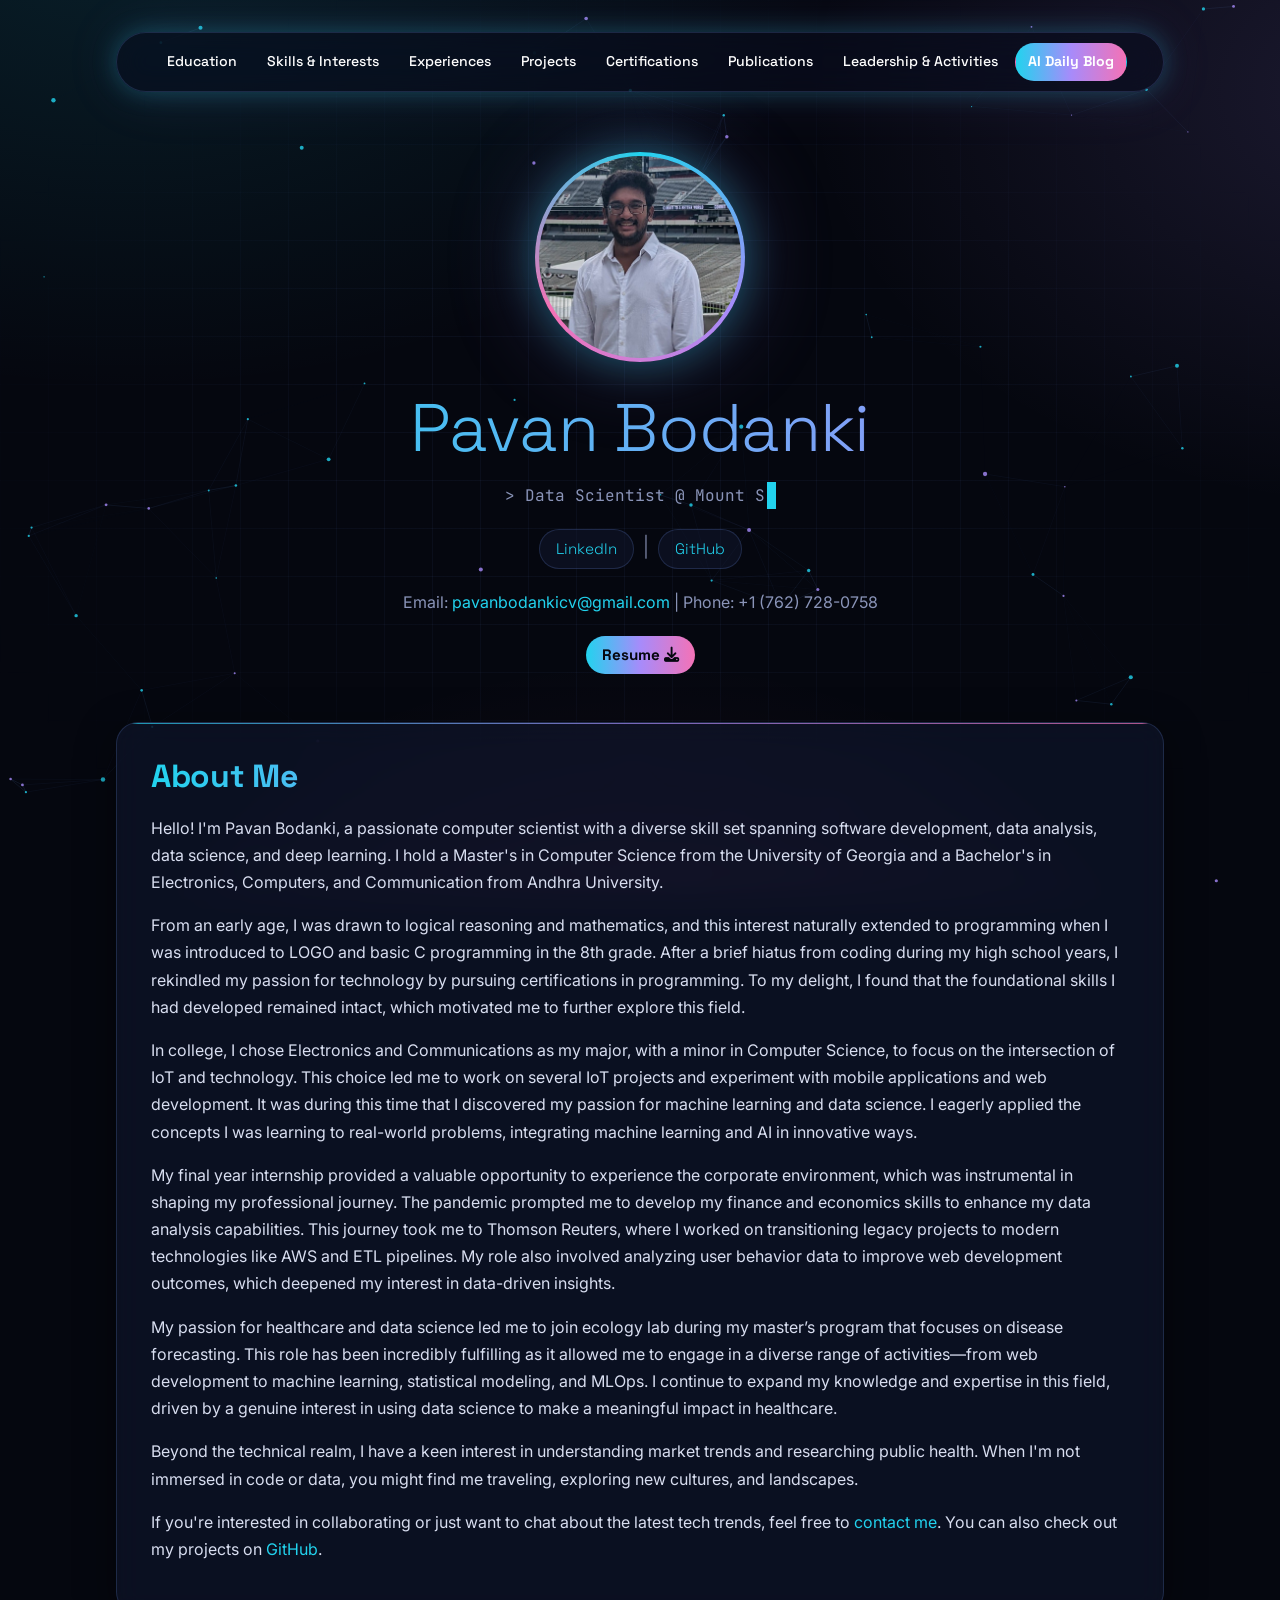
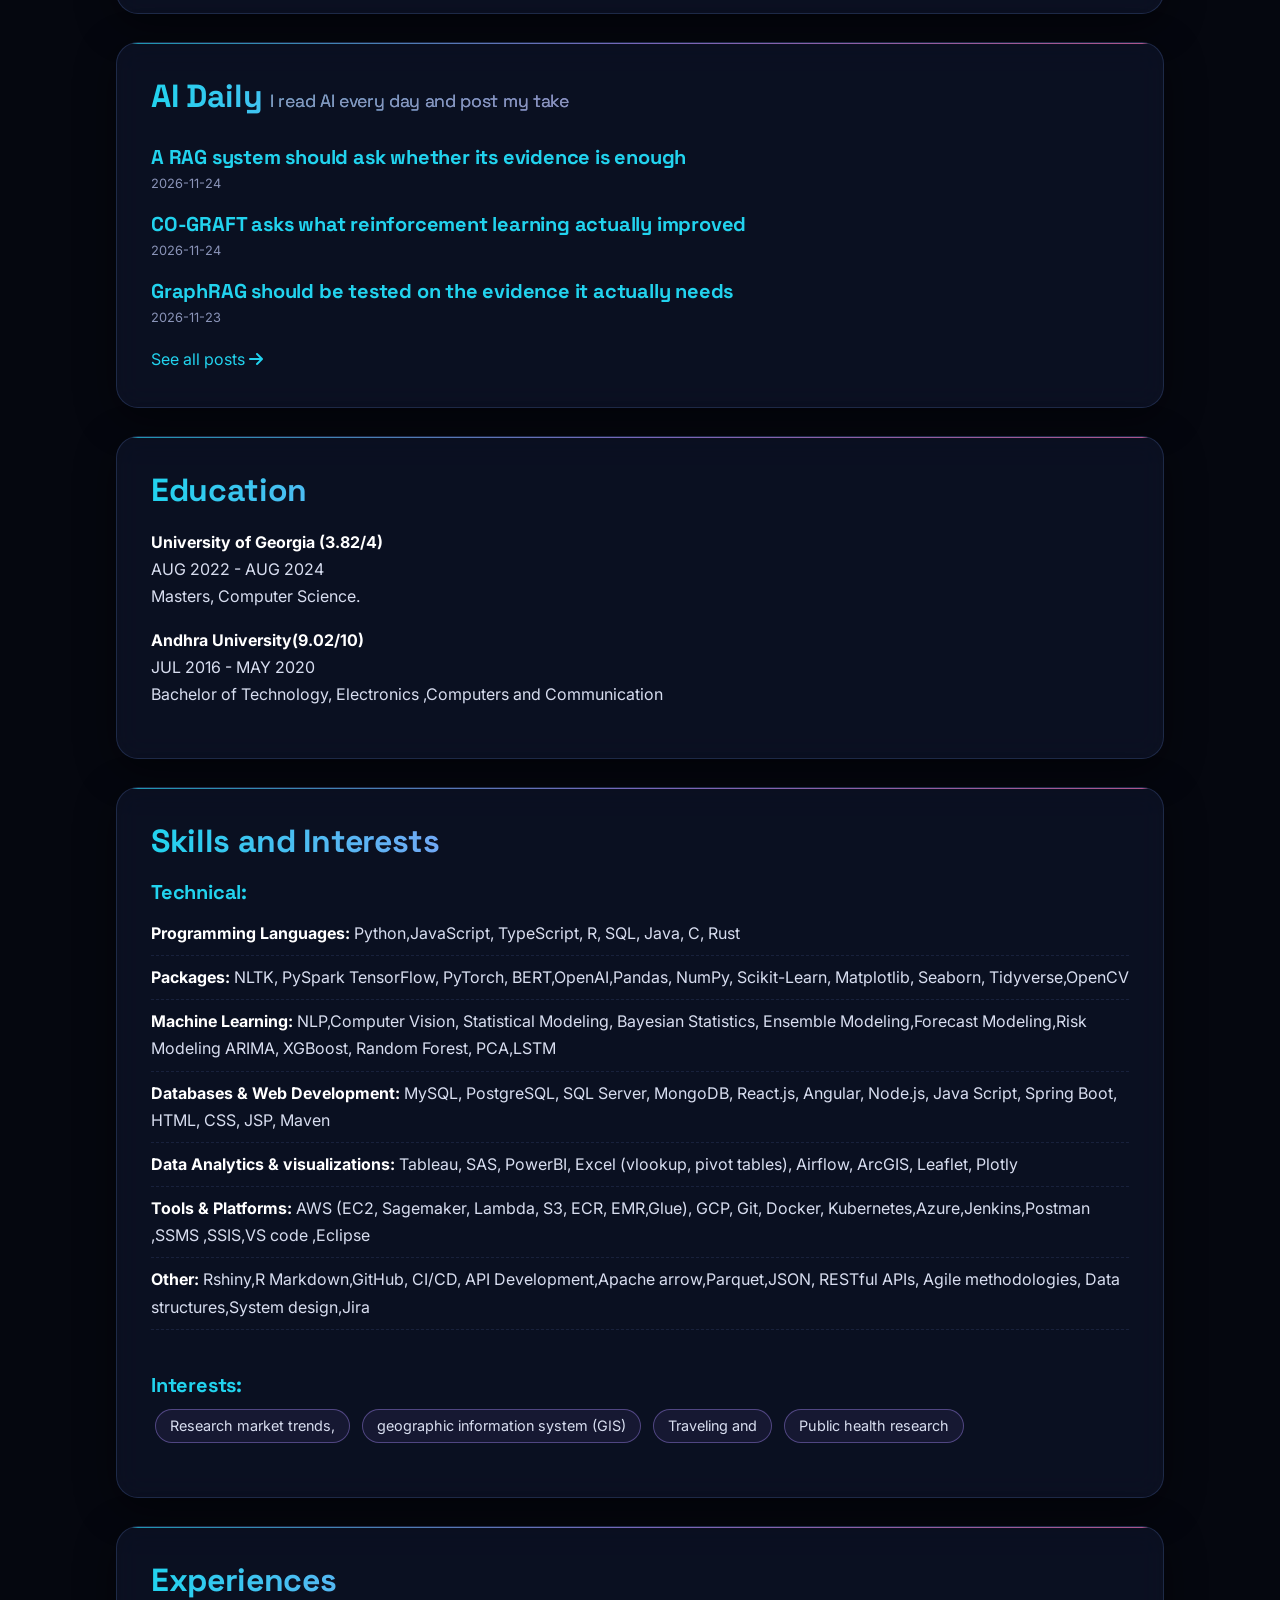
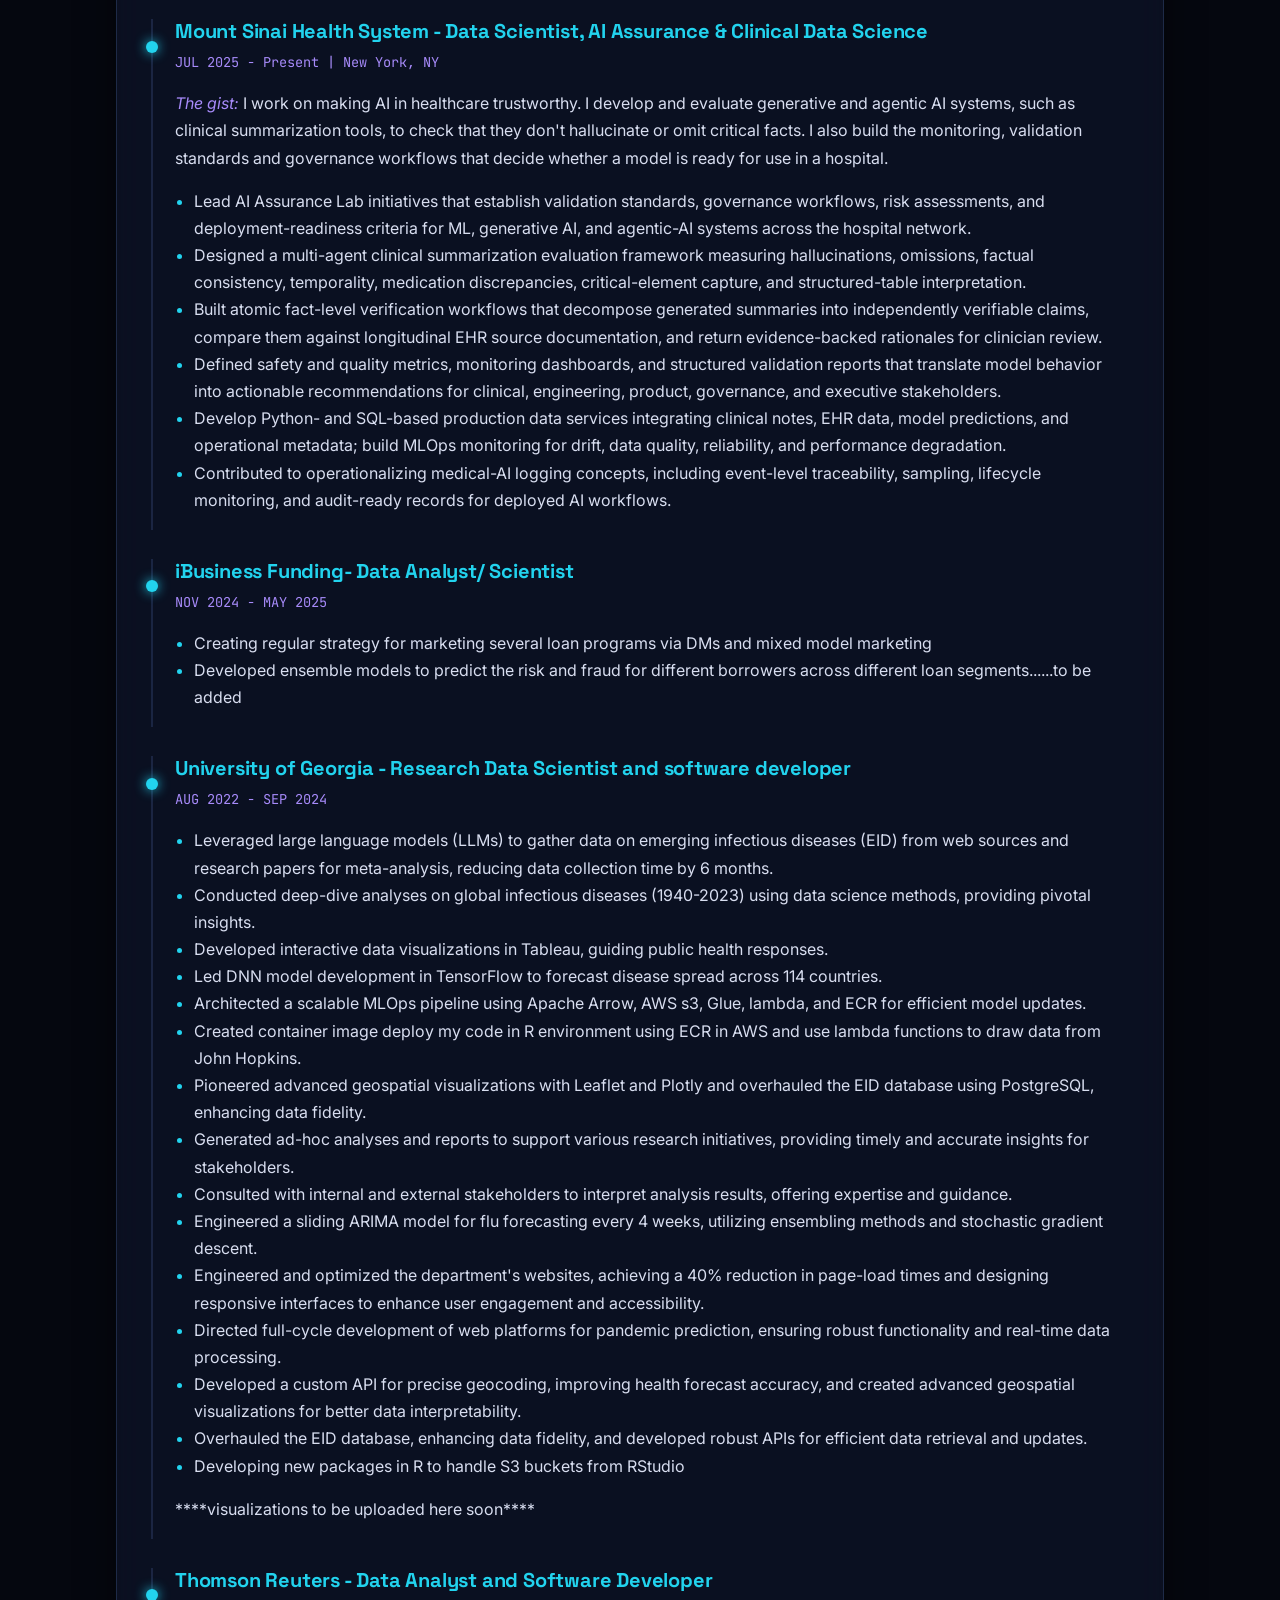
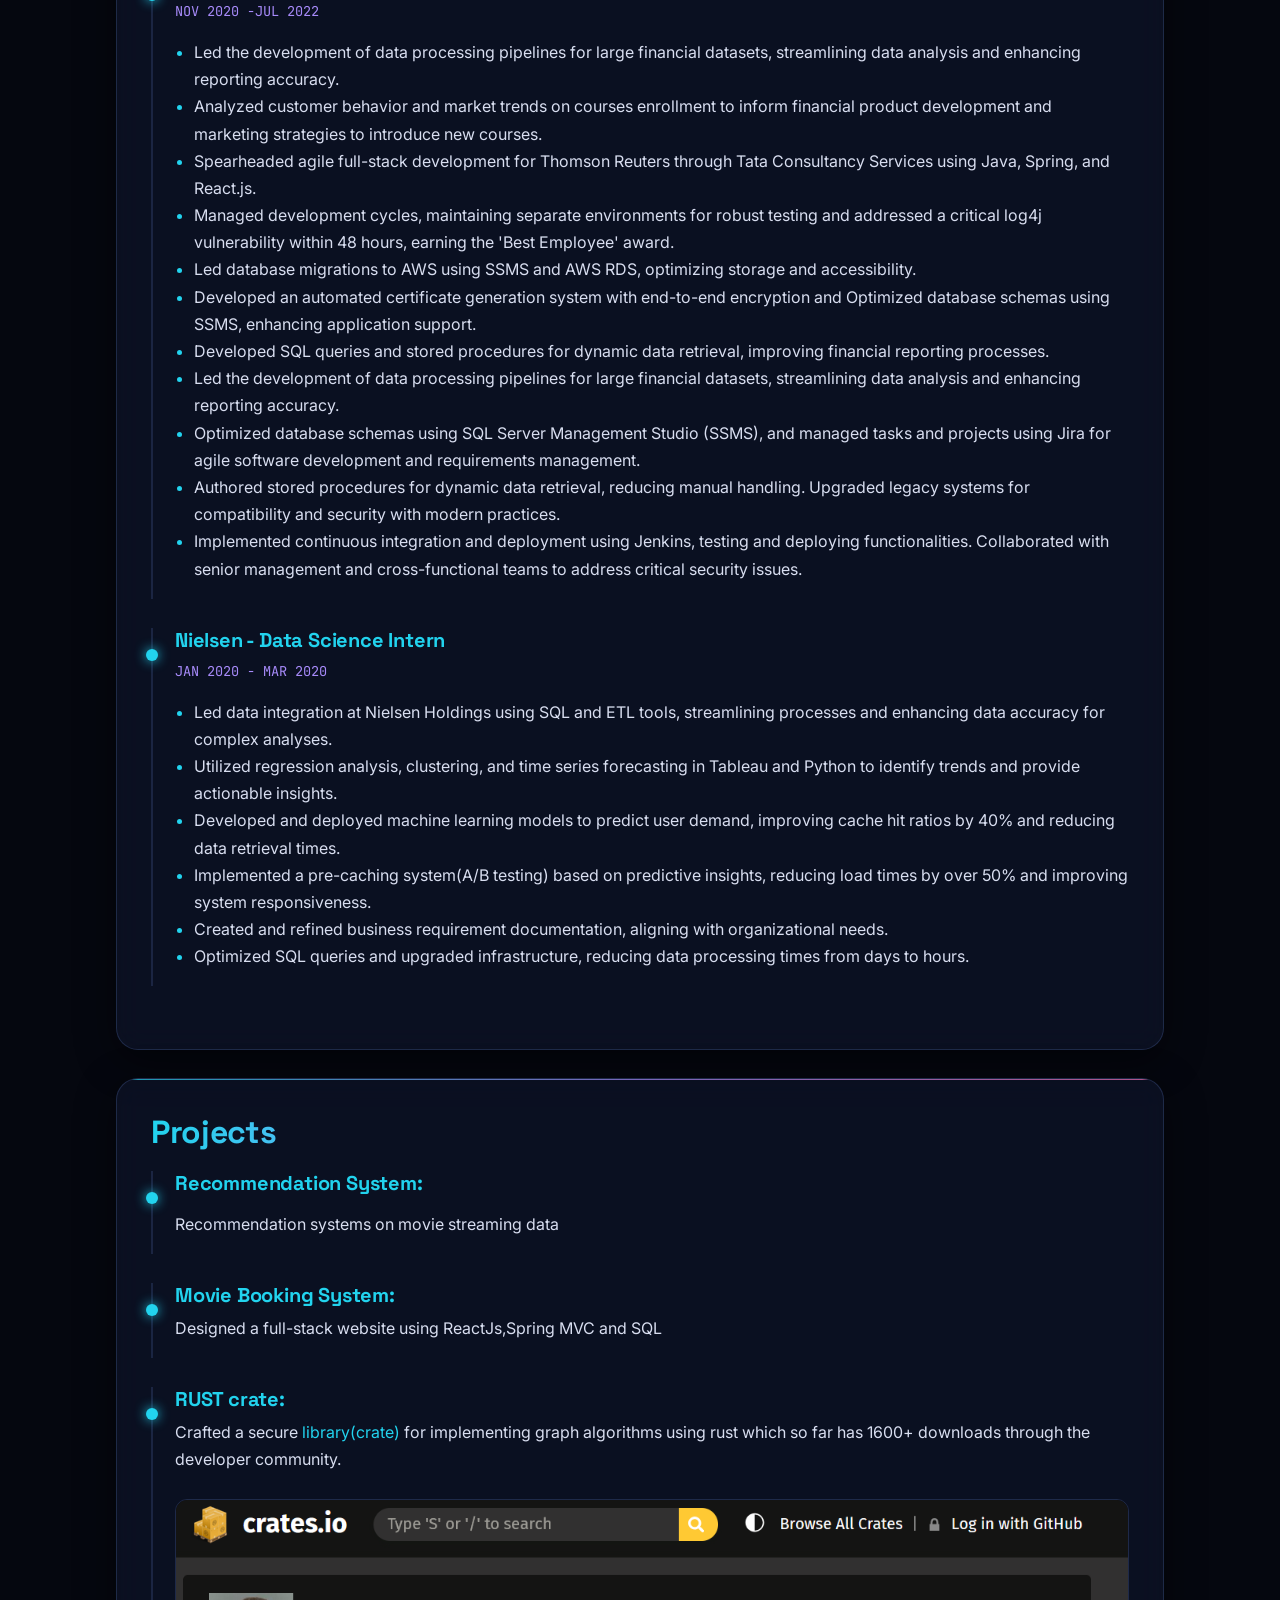
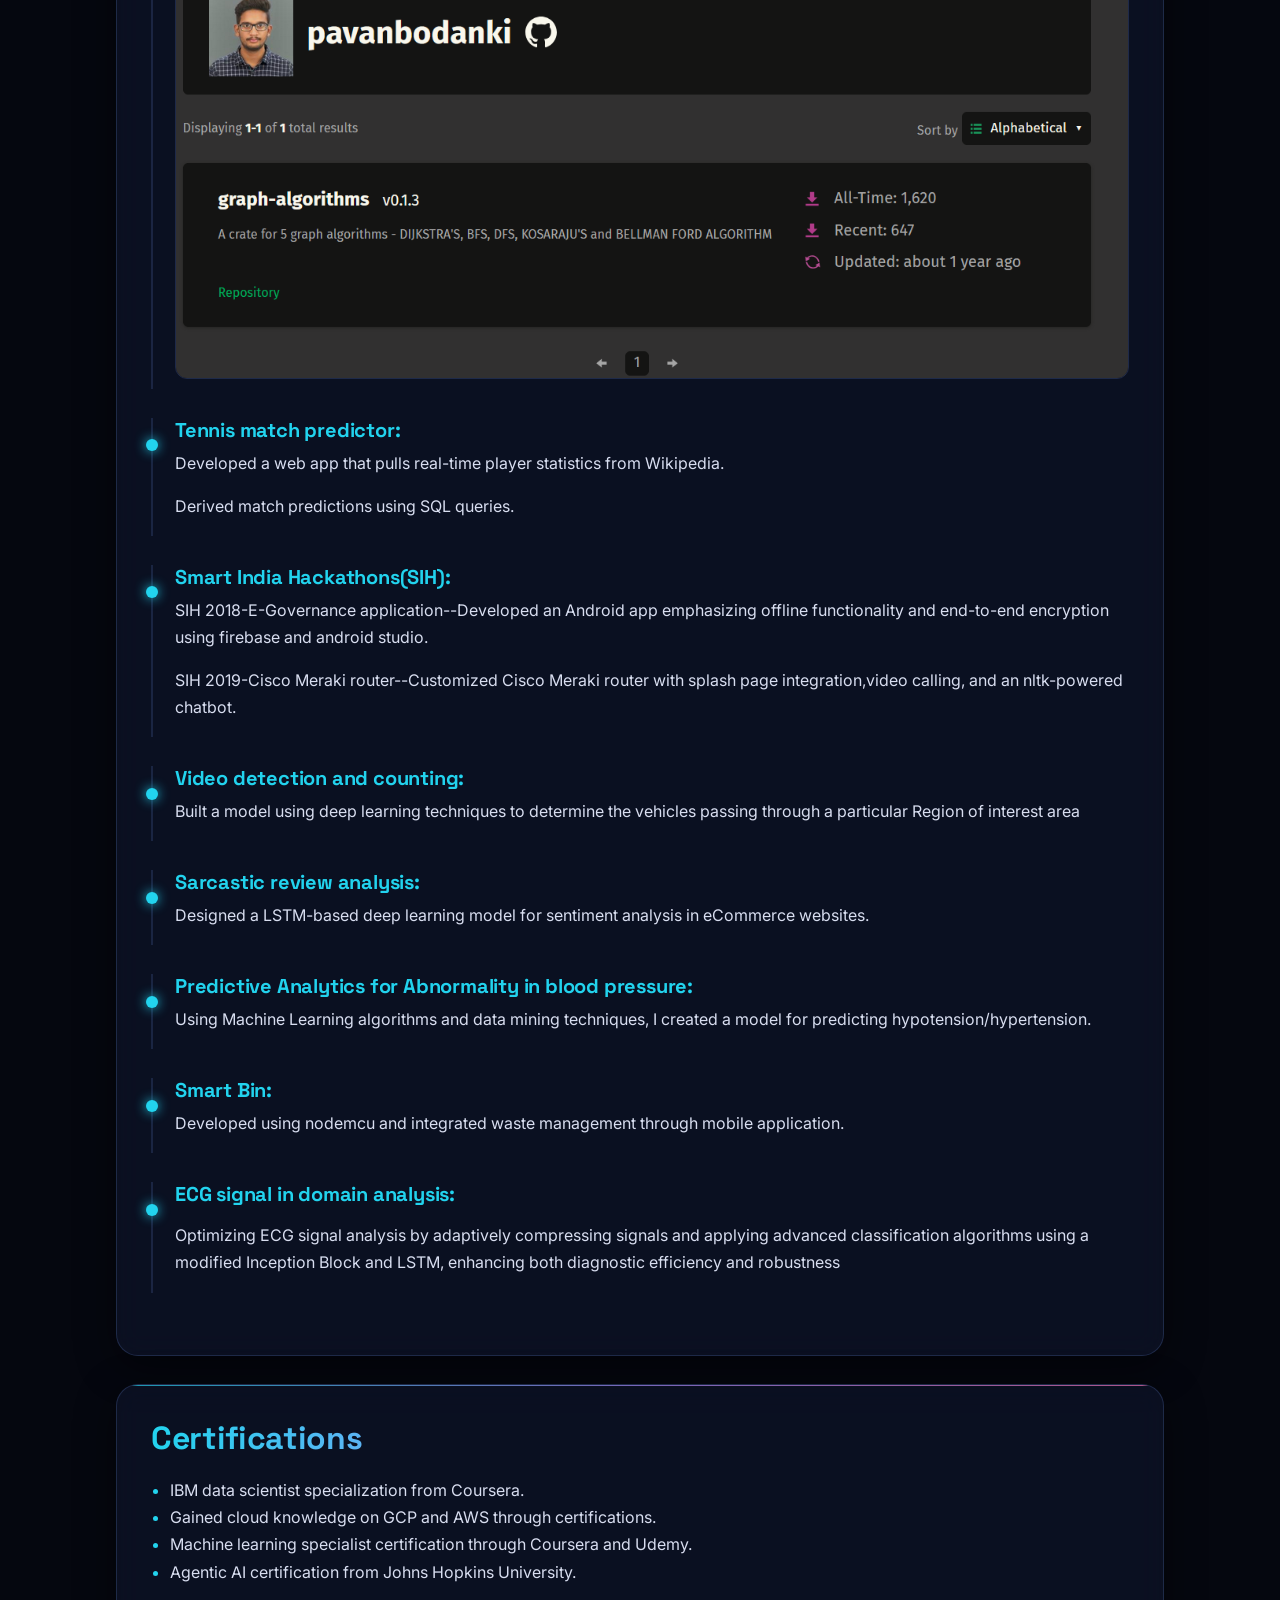
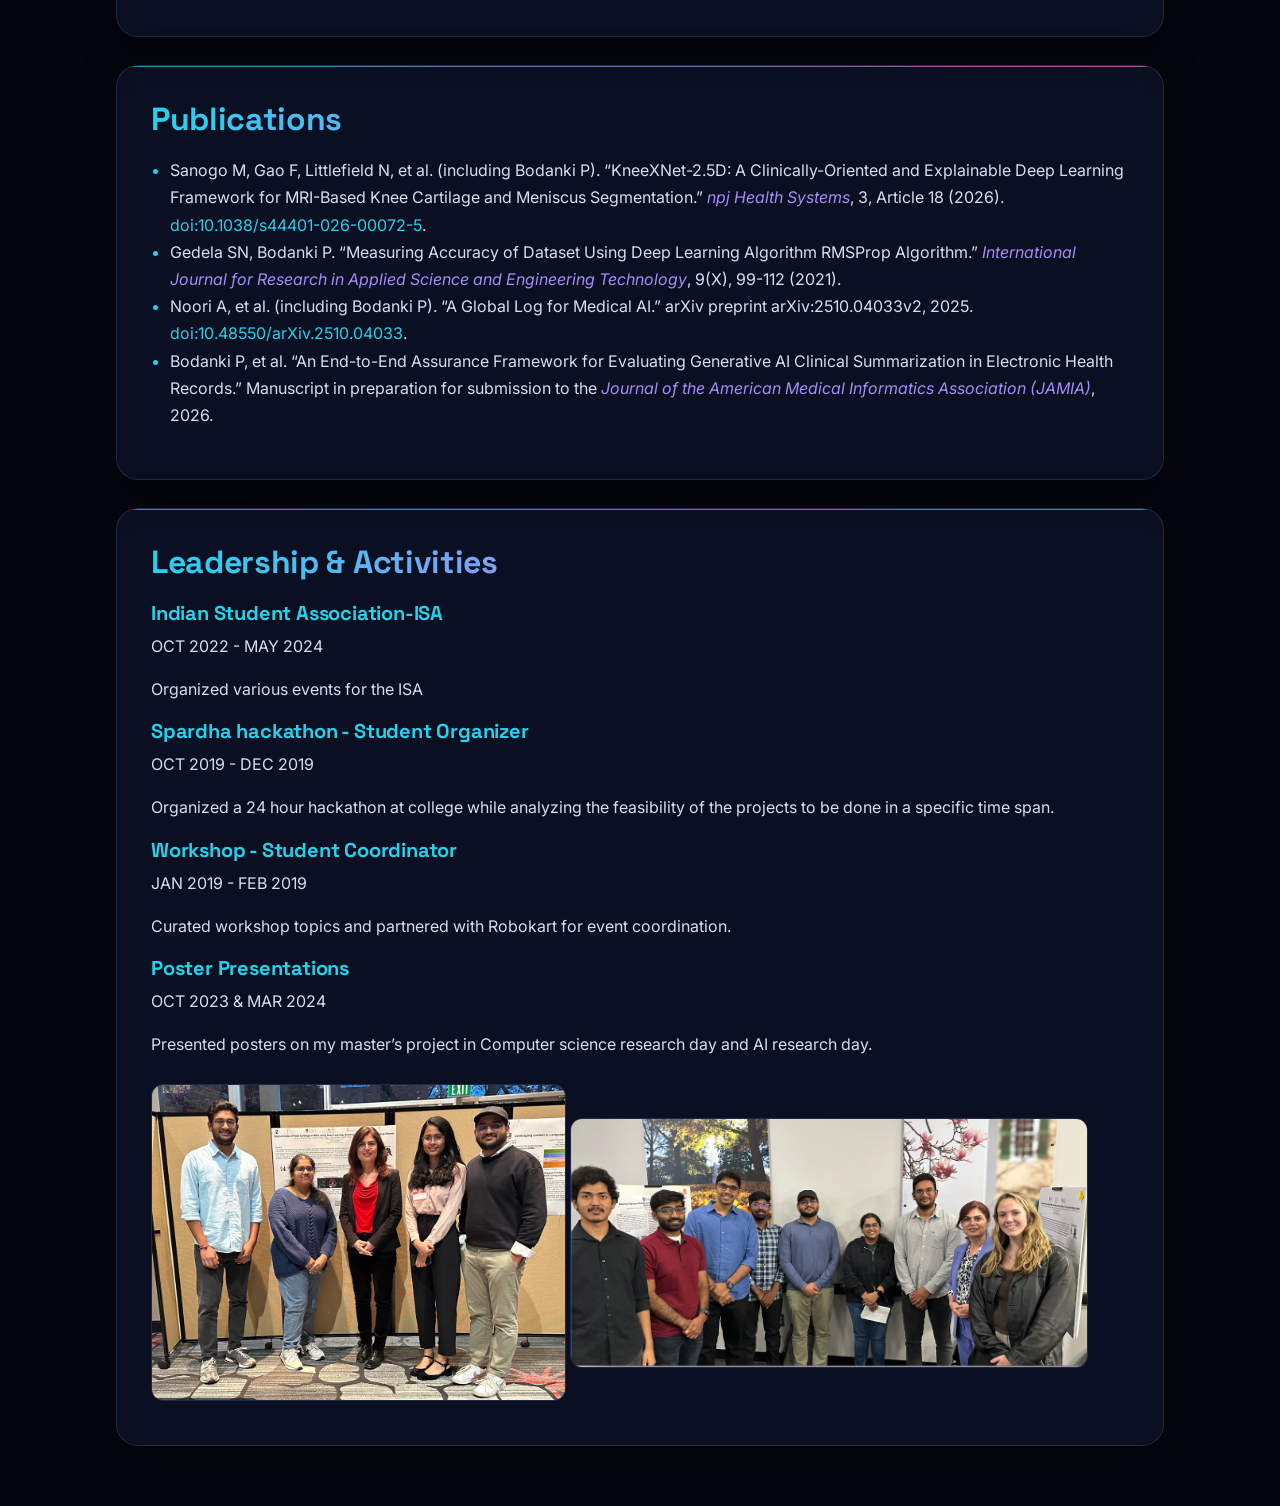
<file: index.html>
<!DOCTYPE html>
<html lang="en">
<!-- Google tag (gtag.js) -->
<script async src="https://www.googletagmanager.com/gtag/js?id=G-JFM1HLFCEK"></script>
<script>
    window.dataLayer = window.dataLayer || [];
    function gtag() { dataLayer.push(arguments); }
    gtag('js', new Date());

    gtag('config', 'G-JFM1HLFCEK');
</script>

<head>
    <meta charset="UTF-8">
    <meta name="viewport" content="width=device-width, initial-scale=1.0">
    <title>Pavan Bodanki</title>
    <link href="https://maxcdn.bootstrapcdn.com/bootstrap/4.5.2/css/bootstrap.min.css" rel="stylesheet">
    <script src="https://ajax.googleapis.com/ajax/libs/jquery/3.5.1/jquery.min.js"></script>
    <script src="https://cdnjs.cloudflare.com/ajax/libs/popper.js/1.16.0/umd/popper.min.js"></script>
    <script src="https://maxcdn.bootstrapcdn.com/bootstrap/4.5.2/js/bootstrap.min.js"></script>
    <link rel="stylesheet" href="https://cdnjs.cloudflare.com/ajax/libs/font-awesome/6.3.1/css/all.min.css"
        integrity="sha384-k6RqeWeci5ZR/Lv4MR0sA0FfDOMt23cez/5paNdF+TmFE5oUJ5Ng5F5tdp1WEIjO" crossorigin="anonymous">


    <link rel="stylesheet" href="theme.css">
</head>

<body>
    <div class="container mt-3 mb-3 p-3">
        <nav class="navbar navbar-expand-lg navbar-light bg-light sticky-top">
            <button class="navbar-toggler" type="button" data-toggle="collapse" data-target="#navbarNav"
                aria-controls="navbarNav" aria-expanded="false" aria-label="Toggle navigation">
                <span class="navbar-toggler-icon"></span>
            </button>
            <div class="collapse navbar-collapse" id="navbarNav">
                <ul class="navbar-nav ml-auto">
                    <li class="nav-item">
                        <a class="nav-link" onclick="scrollToSection('education')"><b>Education</b></a>
                    </li>
                    <li class="nav-item">
                        <a class="nav-link" onclick="scrollToSection('skills-and-interests')"><b>Skills &
                                Interests</b></a>
                    </li>
                    <li class="nav-item">
                        <a class="nav-link" onclick="scrollToSection('experiences')"><b>Experiences</b></a>
                    </li>
                    <li class="nav-item">
                        <a class="nav-link" onclick="scrollToSection('projects')"><b>Projects</b></a>
                    </li>
                    <li class="nav-item">
                        <a class="nav-link" onclick="scrollToSection('certifications')"><b>Certifications</b></a>
                    </li>
                    <li class="nav-item">
                        <a class="nav-link" onclick="scrollToSection('publications')"><b>Publications</b></a>
                    </li>
                    <li class="nav-item">
                        <a class="nav-link" onclick="scrollToSection('leadership')"><b>Leadership &
                                Activities</b></a>
                    </li>
                    <li class="nav-item">
                        <a class="nav-link nav-highlight" href="blog/"><b>AI Daily Blog</b></a>
                    </li>
                </ul>
            </div>
        </nav>

        <img src="pavan.jpg" class="profile-image" alt="Pavan Bodanki">

        <div class="header text-center py-3">
            <h1 class="display-4">Pavan Bodanki</h1>
            <p class="hero-tagline"
                data-phrases='["Data Scientist @ Mount Sinai", "Making healthcare AI ", "Generative & agentic AI", "AI every day → AI Daily"]'>
                Data Scientist @ Mount Sinai</p>
            <p class="lead"><a href="https://www.linkedin.com/in/bodankipavan/" target="_blank">LinkedIn</a> |
                <a href="https://github.com/pavanbodanki" target="_blank">GitHub</a>
            </p>
            <p>Email: <a href="mailto:pavanbodankicv@gmail.com">pavanbodankicv@gmail.com</a> | Phone: +1 (762)
                728-0758</p>
            <a href="PavanBodanki_RESUME_master.pdf" download>Resume <i class="fas fa-download"></i></a>
        </div>
        <section id="about-me">
            <div class=card>
                <h2>About Me</h2>
                <p>
                    Hello! I'm Pavan Bodanki, a passionate computer scientist with a diverse skill set spanning software
                    development, data analysis, data science, and deep learning. I hold a Master's in Computer Science
                    from the University of Georgia and a Bachelor's in Electronics, Computers, and Communication from
                    Andhra University.
                </p>
                <p>
                    From an early age, I was drawn to logical reasoning and mathematics, and this interest naturally
                    extended to programming when I was introduced to LOGO and basic C programming in the 8th grade.
                    After a brief hiatus from coding during my high school years, I rekindled my passion for technology
                    by pursuing certifications in programming. To my delight, I found that the foundational skills I had
                    developed remained intact, which motivated me to further explore this field.
                </p>
                <p>
                    In college, I chose Electronics and Communications as my major, with a minor in Computer Science, to
                    focus on the intersection of IoT and technology. This choice led me to work on several IoT projects
                    and experiment with mobile applications and web development. It was during this time that I
                    discovered my passion for machine learning and data science. I eagerly applied the concepts I was
                    learning to real-world problems, integrating machine learning and AI in innovative ways.
                </p>
                <p>
                    My final year internship provided a valuable opportunity to experience the corporate environment,
                    which was instrumental in shaping my professional journey. The pandemic prompted me to develop my
                    finance and economics skills to enhance my data analysis capabilities. This journey took me to
                    Thomson Reuters, where I worked on transitioning legacy projects to modern technologies like AWS and
                    ETL pipelines. My role also involved analyzing user behavior data to improve web development
                    outcomes, which deepened my interest in data-driven insights.
                </p>
                <p>
                    My passion for healthcare and data science led me to join ecology lab during my master’s program
                    that focuses on disease forecasting. This role has been incredibly fulfilling as it allowed me to
                    engage in a diverse range of activities—from web development to machine learning, statistical
                    modeling, and MLOps. I continue to expand my knowledge and expertise in this field, driven by a
                    genuine interest in using data science to make a meaningful impact in healthcare.
                </p>
                <p>
                    Beyond the technical realm, I have a keen interest in understanding market trends and researching
                    public health. When I'm not immersed in code or data, you might find me traveling, exploring new
                    cultures, and landscapes.
                </p>
                <p>
                    If you're interested in collaborating or just want to chat about the latest tech trends, feel free
                    to <a href="mailto:pavanbodankicv@gmail.com">contact me</a>. You can also check out my projects on
                    <a href="https://github.com/pavanbodanki">GitHub</a>.
                </p>
            </div>

        </section>

        <div class="section blog">
            <div class="card">
                <h2>AI Daily <small class="text-muted" style="font-size:0.55em">I read AI every day and post my
                        take</small></h2>
                <div id="latest-posts">
                    <p>Loading latest posts…</p>
                </div>
                <a href="blog/">See all posts <i class="fas fa-arrow-right"></i></a>
            </div>
        </div>

        <div class="section education">
            <div class="card">
                <h2>Education</h2>
                <p><strong>University of Georgia (3.82/4)</strong><br> AUG 2022 - AUG 2024<br> Masters, Computer
                    Science.</p>
                <p><strong>Andhra University(9.02/10)</strong><br> JUL 2016 - MAY 2020<br> Bachelor of Technology,
                    Electronics ,Computers and Communication</p>
            </div>
        </div>

        <!-- Add other sections similarly -->
        <div class="section skills-and-interests">
            <div class="card">
                <h2>Skills and Interests</h2>

                <h3>Technical:</h3>
                <ul class="skills">
                    <li><b>Programming Languages:</b> Python,JavaScript, TypeScript, R, SQL, Java, C, Rust </li>
                    <li><b>Packages:</b> NLTK, PySpark TensorFlow, PyTorch, BERT,OpenAI,Pandas, NumPy, Scikit-Learn,
                        Matplotlib, Seaborn, Tidyverse,OpenCV</li>
                    <li><b>Machine Learning:</b> NLP,Computer Vision, Statistical Modeling, Bayesian Statistics,
                        Ensemble Modeling,Forecast Modeling,Risk Modeling ARIMA, XGBoost, Random Forest, PCA,LSTM</li>
                    <li><b>Databases & Web Development:</b> MySQL, PostgreSQL, SQL Server, MongoDB, React.js, Angular,
                        Node.js, Java Script, Spring Boot, HTML, CSS, JSP, Maven</li>
                    <li><b>Data Analytics & visualizations:</b> Tableau, SAS, PowerBI, Excel (vlookup, pivot tables),
                        Airflow, ArcGIS, Leaflet, Plotly</li>
                    <li><b>Tools & Platforms:</b> AWS (EC2, Sagemaker, Lambda, S3, ECR, EMR,Glue), GCP, Git, Docker,
                        Kubernetes,Azure,Jenkins,Postman ,SSMS ,SSIS,VS code ,Eclipse</li>
                    <li><b>Other:</b> Rshiny,R Markdown,GitHub, CI/CD, API Development,Apache arrow,Parquet,JSON,
                        RESTful APIs, Agile methodologies, Data structures,System design,Jira</li>
                    <br>
                </ul>

                <h3>Interests:</h3>
                <ul class="interests">
                    <li>Research market trends,</li>
                    <li>geographic information system (GIS) </li>
                    <li>Traveling and</li>
                    <li>Public health research</li>
                </ul>
            </div>
        </div>
        <div class="section experiences">
            <div class="card">
                <h2>Experiences</h2>
                <div class="job">
                    <h3>Mount Sinai Health System - Data Scientist, AI Assurance &amp; Clinical Data Science</h3>
                    <p>JUL 2025 - Present | New York, NY</p>
                    <p><em>The gist:</em> I work on making AI in healthcare trustworthy. I develop and evaluate
                        generative and
                        agentic AI systems, such as clinical summarization tools, to check that they don't hallucinate
                        or omit critical facts. I also build the monitoring, validation standards and governance
                        workflows that decide whether a model is ready for use in a hospital.</p>
                    <ul>
                        <li>Lead AI Assurance Lab initiatives that establish validation standards, governance workflows,
                            risk assessments, and deployment-readiness criteria for ML, generative AI, and agentic-AI
                            systems across the hospital network.</li>
                        <li>Designed a multi-agent clinical summarization evaluation framework measuring hallucinations,
                            omissions, factual consistency, temporality, medication discrepancies, critical-element
                            capture, and structured-table interpretation.</li>
                        <li>Built atomic fact-level verification workflows that decompose generated summaries into
                            independently verifiable claims, compare them against longitudinal EHR source documentation,
                            and return evidence-backed rationales for clinician review.</li>
                        <li>Defined safety and quality metrics, monitoring dashboards, and structured validation reports
                            that translate model behavior into actionable recommendations for clinical, engineering,
                            product, governance, and executive stakeholders.</li>
                        <li>Develop Python- and SQL-based production data services integrating clinical notes, EHR data,
                            model predictions, and operational metadata; build MLOps monitoring for drift, data quality,
                            reliability, and performance degradation.</li>
                        <li>Contributed to operationalizing medical-AI logging concepts, including event-level
                            traceability, sampling, lifecycle monitoring, and audit-ready records for deployed AI
                            workflows.</li>
                    </ul>
                </div>
                <div class="job">
                    <h3>iBusiness Funding- Data Analyst/ Scientist</h3>
                    <p>NOV 2024 - MAY 2025</p>
                    <ul>
                        <li> Creating regular strategy for marketing several loan programs via DMs and mixed model
                            marketing</li>
                        <li>Developed ensemble models to predict the risk and fraud for different borrowers across
                            different loan segments......to be added</li>
                    </ul>
                </div>
                <div class="job">
                    <h3>University of Georgia - Research Data Scientist and software developer</h3>
                    <p>AUG 2022 - SEP 2024</p>
                    <ul>
                        <li>Leveraged large language models (LLMs) to gather data on emerging infectious diseases (EID)
                            from web sources and research papers for meta-analysis, reducing data collection time by 6
                            months.</li>
                        <li>Conducted deep-dive analyses on global infectious diseases (1940-2023) using data science
                            methods, providing pivotal insights.</li>
                        <li>Developed interactive data visualizations in Tableau, guiding public health responses.</li>
                        <li>Led DNN model development in TensorFlow to forecast disease spread across 114 countries.
                        </li>
                        <li>Architected a scalable MLOps pipeline using Apache Arrow, AWS s3, Glue, lambda, and ECR for
                            efficient model updates.</li>
                        <li>Created container image deploy my code in R environment using ECR in AWS and use lambda
                            functions to draw data from John Hopkins.</li>
                        <li>Pioneered advanced geospatial visualizations with Leaflet and Plotly and overhauled the EID
                            database using PostgreSQL, enhancing data fidelity.</li>
                        <li>Generated ad-hoc analyses and reports to support various research initiatives, providing
                            timely and accurate insights for stakeholders.</li>
                        <li>Consulted with internal and external stakeholders to interpret analysis results, offering
                            expertise and guidance.</li>
                        <li>Engineered a sliding ARIMA model for flu forecasting every 4 weeks, utilizing ensembling
                            methods and stochastic gradient descent.</li>
                        <li>Engineered and optimized the department's websites, achieving a 40% reduction in page-load
                            times and designing responsive interfaces to enhance user engagement and accessibility.</li>
                        <li>Directed full-cycle development of web platforms for pandemic prediction, ensuring robust
                            functionality and real-time data processing.</li>
                        <li>Developed a custom API for precise geocoding, improving health forecast accuracy, and
                            created advanced geospatial visualizations for better data interpretability.</li>
                        <li>Overhauled the EID database, enhancing data fidelity, and developed robust APIs for
                            efficient data retrieval and updates.</li>
                        <li>Developing new packages in R to handle S3 buckets from RStudio</li>
                    </ul>
                    <p>****visualizations to be uploaded here soon****</p>

                </div>
                <div class="job">
                    <h3>Thomson Reuters - Data Analyst and Software Developer</h3>
                    <p>NOV 2020 -JUL 2022</p>
                    <ul>
                        <li>Led the development of data processing pipelines for large financial datasets, streamlining
                            data analysis and enhancing reporting accuracy.
                        </li>
                        <li>
                            Analyzed customer behavior and market trends on courses enrollment to inform financial
                            product development and marketing strategies to introduce new courses.
                        </li>
                        <li>Spearheaded agile full-stack development for Thomson Reuters through Tata Consultancy
                            Services using Java, Spring, and React.js.</li>
                        <li>Managed development cycles, maintaining separate environments for robust testing and
                            addressed a critical log4j vulnerability within 48 hours, earning the 'Best Employee' award.
                        <li>Led database migrations to AWS using SSMS and AWS RDS, optimizing storage and accessibility.
                        </li>
                        <li>Developed an automated certificate generation system with end-to-end encryption and
                            Optimized database schemas using SSMS, enhancing application support.</li>
                        <li>Developed SQL queries and stored procedures for dynamic data retrieval, improving financial
                            reporting processes.</li>
                        <li>Led the development of data processing pipelines for large financial datasets, streamlining
                            data analysis and enhancing reporting accuracy.</li>
                        <li>Optimized database schemas using SQL Server Management Studio (SSMS), and managed tasks and
                            projects using Jira for agile software development and requirements management.</li>
                        <li>Authored stored procedures for dynamic data retrieval, reducing manual handling. Upgraded
                            legacy systems for compatibility and security with modern practices.</li>
                        <li>Implemented continuous integration and deployment using Jenkins, testing and deploying
                            functionalities. Collaborated with senior management and cross-functional teams to address
                            critical security issues.</li>
                    </ul>

                </div>
                <div class="job">
                    <h3>Nielsen - Data Science Intern</h3>
                    <p> JAN 2020 - MAR 2020</p>
                    <ul>
                        <li>Led data integration at Nielsen Holdings using SQL and ETL tools, streamlining processes and
                            enhancing data accuracy for complex analyses.</li>
                        <li>Utilized regression analysis, clustering, and time series forecasting in Tableau and Python
                            to identify trends and provide actionable insights.</li>
                        <li>Developed and deployed machine learning models to predict user demand, improving cache hit
                            ratios by 40% and reducing data retrieval times.</li>
                        <li>Implemented a pre-caching system(A/B testing) based on predictive insights, reducing load
                            times by over 50% and improving system responsiveness.</li>
                        <li>Created and refined business requirement documentation, aligning with organizational needs.
                        </li>
                        <li>Optimized SQL queries and upgraded infrastructure, reducing data processing times from days
                            to hours.</li>
                    </ul>

                </div>
            </div>
            <!-- Repeat similar structure for other job experiences -->
        </div>

        <div class="section projects">
            <div class="card">
                <h2>Projects</h2>
                <div class="project">
                    <h3>Recommendation System:</h3>
                    <p>
                    <p>Recommendation systems on movie streaming data</p>
                    </p>
                </div>
                <div class="project">
                    <h3>Movie Booking System:</h3>
                    <p>Designed a full-stack website using ReactJs,Spring MVC and SQL</p>
                </div>
                <div class="project">
                    <h3>RUST crate:</h3>
                    <p>Crafted a secure <a href="https://crates.io/crates/graph-algorithms">library(crate)</a> for
                        implementing graph algorithms using rust which so far has 1600+ downloads through the developer
                        community.</p>
                    <img src='rust.png'>
                </div>
                <div class="project">
                    <h3>Tennis match predictor:</h3>
                    <p>Developed a web app that pulls real-time player statistics from Wikipedia.</p>
                    <p>Derived match predictions using SQL queries.</p>
                </div>
                <div class="project">
                    <h3>Smart India Hackathons(SIH):</h3>
                    <p>SIH 2018-E-Governance application--Developed an Android app emphasizing offline functionality and
                        end-to-end encryption using firebase and android studio.</p>
                    <p>SIH 2019-Cisco Meraki router--Customized Cisco Meraki router with splash page integration,video
                        calling, and an nltk-powered chatbot.</p>
                </div>
                <div class="project">
                    <h3>Video detection and counting:</h3>
                    <p>Built a model using deep learning techniques to determine the vehicles passing through a
                        particular Region of interest area</p>
                </div>
                <div class="project">
                    <h3>Sarcastic review analysis:</h3>
                    <p>Designed a LSTM-based deep learning model for sentiment analysis in eCommerce websites.</p>
                </div>
                <div class="project">
                    <h3>Predictive Analytics for Abnormality in blood pressure:</h3>
                    <p>Using Machine Learning algorithms and data mining techniques, I created a model for predicting
                        hypotension/hypertension.</p>
                </div>
                <div class="project">
                    <h3>Smart Bin:</h3>
                    <p>Developed using nodemcu and integrated waste management through mobile application.</p>
                </div>
                <div class="project">
                    <h3>ECG signal in domain analysis:</h3>
                    <p>
                    <p>Optimizing ECG signal analysis by adaptively compressing signals and applying advanced
                        classification algorithms using a modified Inception Block and LSTM, enhancing both diagnostic
                        efficiency and robustness</p>
                    </p>
                </div>
            </div>
            <!-- Repeat similar structure for other projects -->
        </div>
        <div class="section certifications">
            <div class="card">
                <h2>Certifications</h2>
                <ul>
                    <li>IBM data scientist specialization from Coursera.</li>
                    <li>Gained cloud knowledge on GCP and AWS through certifications.</li>
                    <li>Machine learning specialist certification through Coursera and Udemy.</li>
                    <li>Agentic AI certification from Johns Hopkins University.</li>
                    <!-- ... Other certifications ... -->
                </ul>
            </div>
        </div>

        <div class="section publications">
            <div class="card">
                <h2>Publications</h2>
                <ul>
                    <li>Sanogo M, Gao F, Littlefield N, et al. (including Bodanki P). &ldquo;KneeXNet-2.5D: A
                        Clinically-Oriented and Explainable Deep Learning Framework for MRI-Based Knee Cartilage and
                        Meniscus Segmentation.&rdquo; <em>npj Health Systems</em>, 3, Article 18 (2026). <a
                            href="https://doi.org/10.1038/s44401-026-00072-5"
                            target="_blank">doi:10.1038/s44401-026-00072-5</a>.</li>
                    <li>Gedela SN, Bodanki P. &ldquo;Measuring Accuracy of Dataset Using Deep Learning Algorithm RMSProp
                        Algorithm.&rdquo; <em>International Journal for Research in Applied Science and Engineering
                            Technology</em>, 9(X), 99-112 (2021).</li>
                    <li>Noori A, et al. (including Bodanki P). &ldquo;A Global Log for Medical AI.&rdquo; arXiv preprint
                        arXiv:2510.04033v2, 2025. <a href="https://doi.org/10.48550/arXiv.2510.04033"
                            target="_blank">doi:10.48550/arXiv.2510.04033</a>.</li>
                    <li>Bodanki P, et al. &ldquo;An End-to-End Assurance Framework for Evaluating Generative AI Clinical
                        Summarization in Electronic Health Records.&rdquo; Manuscript in preparation for submission to
                        the <em>Journal of the American Medical Informatics Association (JAMIA)</em>, 2026.</li>
                </ul>
            </div>
        </div>

        <div class="section leadership">
            <div class="card">
                <h2>Leadership & Activities</h2>
                <div>
                    <h3>Indian Student Association-ISA</h3>
                    <p>OCT 2022 - MAY 2024</p>
                    <p>Organized various events for the ISA</p>
                </div>
                <div>
                    <h3>Spardha hackathon - Student Organizer</h3>
                    <p>OCT 2019 - DEC 2019</p>
                    <p>Organized a 24 hour hackathon at college while analyzing the feasibility of the projects to be
                        done in a specific time span.</p>
                </div>
                <div>
                    <h3>Workshop - Student Coordinator</h3>
                    <p>JAN 2019 - FEB 2019</p>
                    <p>Curated workshop topics and partnered with Robokart for event coordination.</p>
                </div>
                <div>
                    <h3>Poster Presentations</h3>
                    <p>OCT 2023 & MAR 2024</p>
                    <p>Presented posters on my master’s project in Computer science research day and AI research day.
                    </p>
                    <img src="fall2023.png">
                    <img src="spring2024.png">
                </div>
            </div>
        </div>
    </div>

    <script>
        function scrollToSection(sectionId) {
            const element = document.querySelector(`.${sectionId}`);
            if (element) {
                const top = element.getBoundingClientRect().top + window.pageYOffset;
                window.scrollTo({ top: top, behavior: "smooth" });
            }
        }

        // Latest AI Daily posts
        (function () {
            const box = document.getElementById('latest-posts');
            const esc = s => String(s ?? '').replace(/[&<>"']/g, c => ({ '&': '&amp;', '<': '&lt;', '>': '&gt;', '"': '&quot;', "'": '&#39;' }[c]));
            fetch('blog/posts.json', { cache: 'no-cache' })
                .then(r => r.json())
                .then(posts => {
                    posts.sort((a, b) => b.date.localeCompare(a.date));
                    box.innerHTML = posts.slice(0, 3).map(p => `
                        <div class="mb-3">
                            <h3 class="mb-0" style="margin-top:0.5em"><a href="blog/?post=${encodeURIComponent(p.slug)}">${esc(p.title)}</a></h3>
                            <small class="text-muted">${esc(p.date)}${p.source && p.source.title ? ' · Read: ' + esc(p.source.title) : ''}</small>
                            <p class="mb-0">${esc(p.summary)}</p>
                        </div>`).join('') || '<p>First post coming soon.</p>';
                })
                .catch(() => { box.innerHTML = '<p>Could not load posts.</p>'; });
        })();
    </script>
    <script src="theme.js"></script>
</body>

</html>
</file>
<file: theme.css>
/* ==========================================================
   Futuristic theme shared by the portfolio and the AI Daily blog
   ========================================================== */
@import url('https://fonts.googleapis.com/css2?family=Space+Grotesk:wght@400;500;700&family=Inter:wght@400;500;600&family=JetBrains+Mono:wght@400;600&display=swap');

:root {
    --bg: #05070f;
    --bg-2: #0b1022;
    --glass: rgba(18, 24, 48, 0.55);
    --glass-border: rgba(120, 160, 255, 0.18);
    --text: #d8def0;
    --muted: #8a94b8;
    --cyan: #22d3ee;
    --violet: #a78bfa;
    --pink: #f472b6;
    --grad: linear-gradient(90deg, var(--cyan), var(--violet), var(--pink));
    --glow: 0 0 24px rgba(34, 211, 238, 0.25), 0 0 60px rgba(167, 139, 250, 0.12);
}

html { scroll-behavior: smooth; }

body {
    font-family: 'Inter', system-ui, sans-serif !important;
    background: radial-gradient(1200px 800px at 10% -10%, rgba(34, 211, 238, 0.12), transparent 60%),
                radial-gradient(1000px 700px at 110% 10%, rgba(167, 139, 250, 0.14), transparent 60%),
                radial-gradient(900px 700px at 50% 120%, rgba(244, 114, 182, 0.10), transparent 60%),
                var(--bg) !important;
    background-attachment: fixed !important;
    color: var(--text) !important;
    font-size: 16px;
    line-height: 1.7;
    min-height: 100vh;
}

/* Subtle moving grid */
body::before {
    content: "";
    position: fixed;
    inset: 0;
    background-image:
        linear-gradient(rgba(120, 160, 255, 0.05) 1px, transparent 1px),
        linear-gradient(90deg, rgba(120, 160, 255, 0.05) 1px, transparent 1px);
    background-size: 48px 48px;
    mask-image: radial-gradient(ellipse at center, #000 30%, transparent 80%);
    -webkit-mask-image: radial-gradient(ellipse at center, #000 30%, transparent 80%);
    animation: gridMove 30s linear infinite;
    pointer-events: none;
    z-index: -2;
}

@keyframes gridMove { to { background-position: 48px 48px, 48px 48px; } }

#bg-canvas {
    position: fixed;
    inset: 0;
    width: 100%;
    height: 100%;
    z-index: -1;
    pointer-events: none;
}

::selection { background: rgba(167, 139, 250, 0.4); color: #fff; }

::-webkit-scrollbar { width: 10px; }
::-webkit-scrollbar-track { background: var(--bg); }
::-webkit-scrollbar-thumb { background: linear-gradient(var(--cyan), var(--violet)); border-radius: 10px; }

/* Layout */
.container {
    background: transparent !important;
    box-shadow: none !important;
    max-width: 1080px;
}

h1, h2, h3, h4, h5, h6 {
    font-family: 'Space Grotesk', sans-serif;
    font-weight: 700;
    color: #fff;
    letter-spacing: -0.01em;
}

h2 {
    display: inline-block;
    background: var(--grad);
    -webkit-background-clip: text;
    background-clip: text;
    color: transparent !important;
    border: none !important;
    margin-bottom: 0.6em;
}

h3 { color: var(--cyan) !important; font-size: 1.25rem; }

a { color: var(--cyan); transition: color .2s, text-shadow .2s; }
a:hover { color: #fff; text-decoration: none; text-shadow: 0 0 12px var(--cyan); }

strong, b { color: #fff; }
em { color: var(--violet); }
small, .text-muted { color: var(--muted) !important; }
hr { border-color: var(--glass-border); }

/* Navbar: floating glass pill */
.navbar {
    background: rgba(10, 14, 30, 0.6) !important;
    backdrop-filter: blur(16px) saturate(140%);
    -webkit-backdrop-filter: blur(16px) saturate(140%);
    border: 1px solid var(--glass-border);
    border-radius: 999px !important;
    box-shadow: var(--glow) !important;
    padding: 6px 14px;
    top: 14px !important;
}

.navbar-nav { margin: 0 auto !important; flex-wrap: wrap; justify-content: center; }
.navbar-toggler { border-color: var(--glass-border) !important; }
.navbar-toggler-icon { filter: invert(1); }

.nav-link {
    border: 1px solid transparent !important;
    border-radius: 999px !important;
    margin: 4px 2px !important;
    padding: 6px 12px !important;
    color: var(--text) !important;
    font-family: 'Space Grotesk', sans-serif;
    font-size: 0.88rem;
    white-space: nowrap;
    cursor: pointer;
    transition: all .25s;
}

.nav-link b { font-weight: 500; }

.nav-link:hover {
    background: rgba(34, 211, 238, 0.08) !important;
    border-color: rgba(34, 211, 238, 0.5) !important;
    color: #fff !important;
    box-shadow: 0 0 16px rgba(34, 211, 238, 0.3);
}

.nav-link.nav-highlight {
    background: var(--grad);
    color: #05070f !important;
}
.nav-link.nav-highlight b { font-weight: 700; }

/* Hero */
.profile-image {
    width: 210px !important;
    height: 210px !important;
    border-radius: 50%;
    object-fit: cover;
    margin: 60px auto 10px !important;
    display: block;
    padding: 4px;
    background: conic-gradient(from 0deg, var(--cyan), var(--violet), var(--pink), var(--cyan));
    animation: spinGlow 8s linear infinite;
    box-shadow: 0 0 40px rgba(34, 211, 238, 0.35), 0 0 90px rgba(167, 139, 250, 0.25);
}

@keyframes spinGlow {
    0%, 100% { box-shadow: 0 0 40px rgba(34, 211, 238, 0.35), 0 0 90px rgba(167, 139, 250, 0.25); }
    50% { box-shadow: 0 0 50px rgba(244, 114, 182, 0.35), 0 0 100px rgba(34, 211, 238, 0.25); }
}

.header h1 {
    font-size: clamp(2.6rem, 6vw, 4.2rem) !important;
    background: var(--grad);
    background-size: 200% auto;
    -webkit-background-clip: text;
    background-clip: text;
    color: transparent !important;
    animation: shimmer 6s linear infinite;
    margin-bottom: 0.2em;
}

@keyframes shimmer { to { background-position: 200% center; } }

.hero-tagline {
    font-family: 'JetBrains Mono', monospace;
    color: var(--cyan);
    font-size: 1rem;
    min-height: 1.6em;
    margin-bottom: 1rem;
}

.hero-tagline .cursor {
    display: inline-block;
    width: 9px;
    margin-left: 2px;
    background: var(--cyan);
    animation: blink 1s steps(1) infinite;
}

@keyframes blink { 50% { opacity: 0; } }

.header .lead a, .header > a {
    display: inline-block;
    padding: 6px 16px;
    margin: 4px;
    border: 1px solid var(--glass-border);
    border-radius: 999px;
    background: rgba(18, 24, 48, 0.5);
    font-family: 'Space Grotesk', sans-serif;
    font-size: 0.95rem;
}

.header .lead a:hover, .header > a:hover {
    border-color: var(--cyan);
    box-shadow: 0 0 18px rgba(34, 211, 238, 0.35);
}

.header > a {
    background: var(--grad);
    color: #05070f !important;
    font-weight: 700;
    border: none;
}

.header p { color: var(--muted); }

/* Glass cards */
.card {
    background: var(--glass) !important;
    backdrop-filter: blur(14px) saturate(130%);
    -webkit-backdrop-filter: blur(14px) saturate(130%);
    border: 1px solid var(--glass-border) !important;
    border-radius: 22px !important;
    box-shadow: 0 10px 40px rgba(0, 0, 0, 0.45) !important;
    padding: 34px 34px !important;
    margin: 28px 0 !important;
    color: var(--text);
    position: relative;
    overflow: hidden;
    transition: transform .35s ease, box-shadow .35s ease, border-color .35s ease;
}

.card::before {
    content: "";
    position: absolute;
    top: 0; left: 0; right: 0;
    height: 1px;
    background: var(--grad);
    opacity: .7;
    transform: none !important;
    width: 100% !important;
}

.card::after {
    content: "";
    position: absolute;
    inset: 0;
    background: radial-gradient(600px circle at var(--mx, 50%) var(--my, 0%), rgba(34, 211, 238, 0.08), transparent 40%);
    pointer-events: none;
    opacity: 0;
    transition: opacity .3s;
}

.card:hover {
    transform: translateY(-4px) !important;
    border-color: rgba(34, 211, 238, 0.4) !important;
    box-shadow: 0 16px 50px rgba(0, 0, 0, 0.55), var(--glow) !important;
}

.card:hover::after { opacity: 1; }

.card img:not(.profile-image) {
    max-width: 100%;
    border-radius: 12px;
    border: 1px solid var(--glass-border);
    margin: 10px 0;
}

.card ul { padding-left: 1.2em; }
.card li::marker { color: var(--cyan); }

.skills, .interests { list-style: none; padding-left: 0 !important; }
.skills li {
    display: block !important;
    padding: 8px 0;
    border-bottom: 1px dashed rgba(120, 160, 255, 0.12);
}
.interests li {
    display: inline-block !important;
    padding: 4px 14px;
    margin: 4px;
    border: 1px solid rgba(167, 139, 250, 0.4);
    border-radius: 999px;
    background: rgba(167, 139, 250, 0.08);
    font-size: 0.9rem;
}

.job, .project {
    position: relative;
    padding-left: 22px;
    border-left: 2px solid rgba(120, 160, 255, 0.15);
    margin-bottom: 1.8em !important;
}

.job::before, .project::before {
    content: "";
    position: absolute;
    left: -7px;
    top: 1.35em;
    width: 12px;
    height: 12px;
    border-radius: 50%;
    background: var(--cyan);
    box-shadow: 0 0 12px var(--cyan);
}

.job > p:first-of-type {
    font-family: 'JetBrains Mono', monospace;
    font-size: 0.85rem;
    color: var(--violet);
}

/* Scroll reveal */
.reveal { opacity: 0; transform: translateY(30px); transition: opacity .8s ease, transform .8s ease; }
.reveal.visible { opacity: 1; transform: none; }

.section { animation: none !important; }

@media (prefers-reduced-motion: reduce) {
    *, *::before, *::after { animation: none !important; transition: none !important; }
    .reveal { opacity: 1; transform: none; }
}

@media (max-width: 991px) {
    .navbar { border-radius: 20px !important; }
}
</file>
